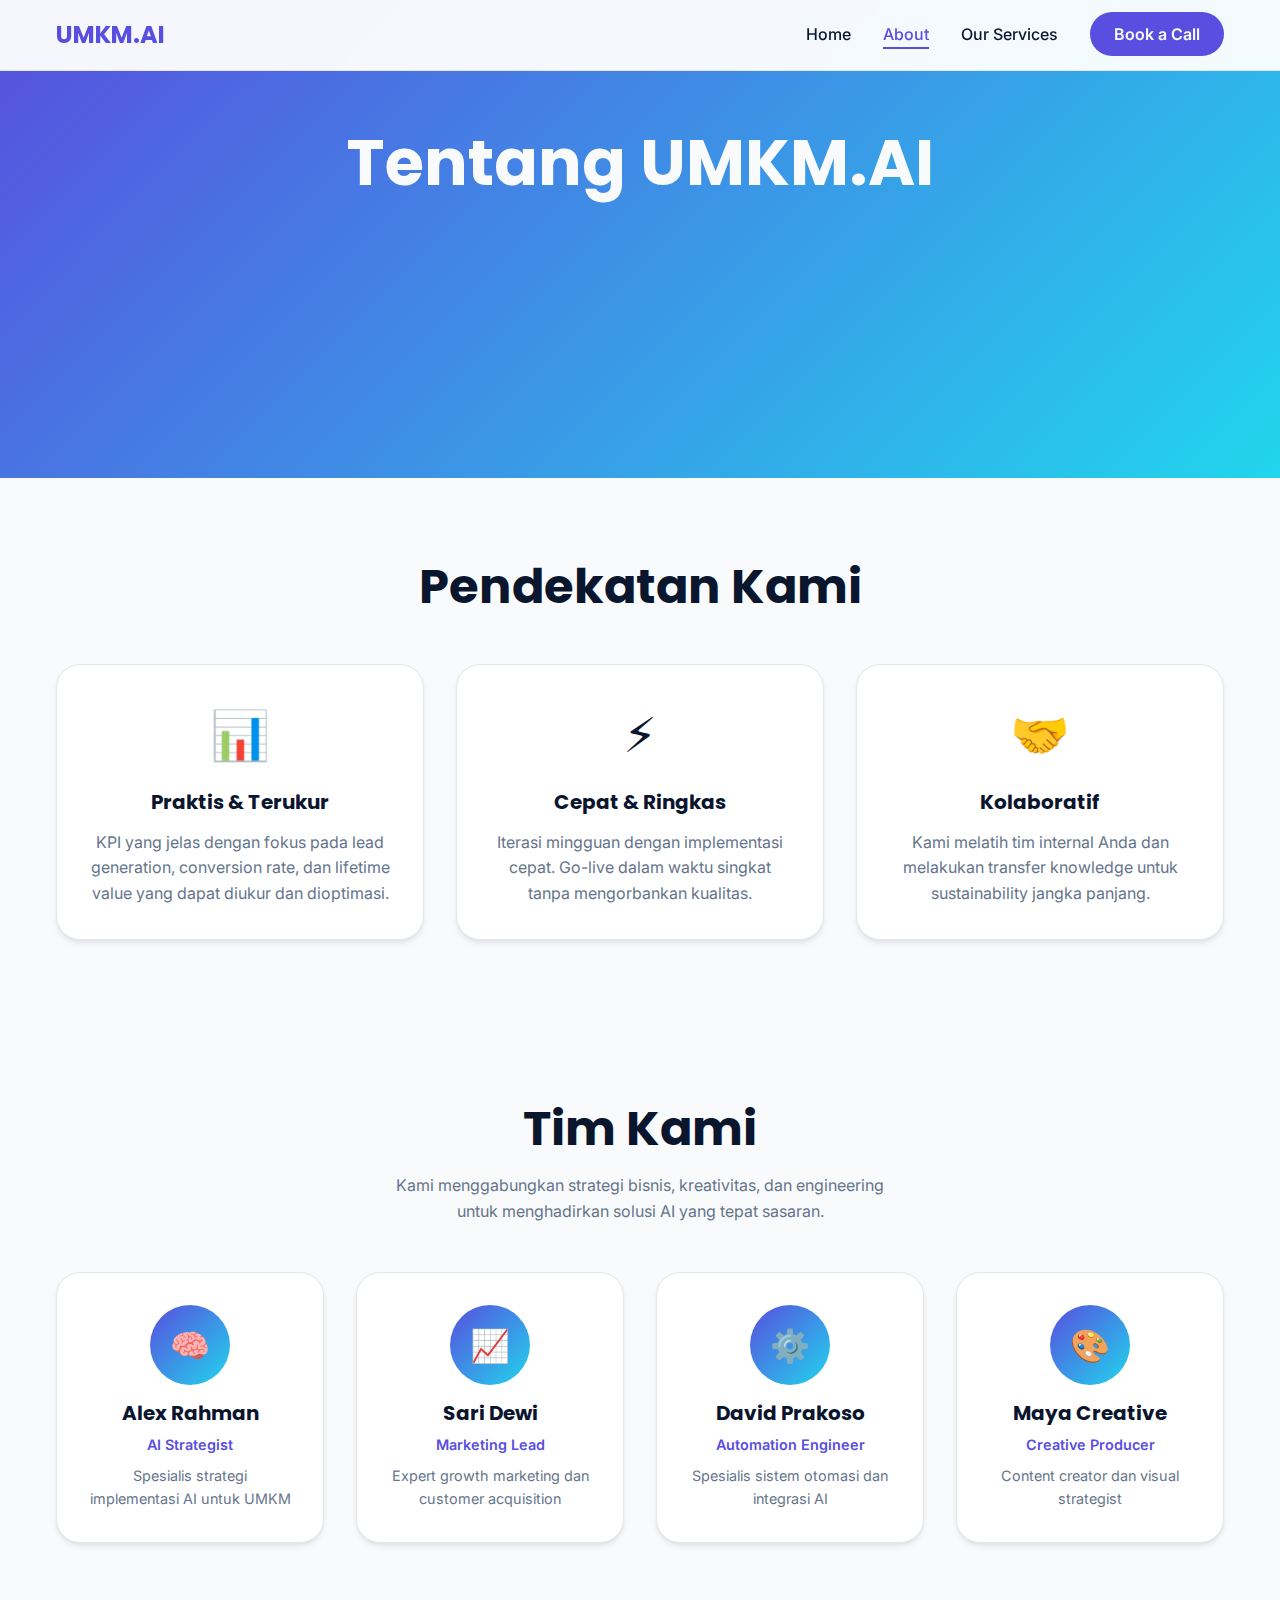
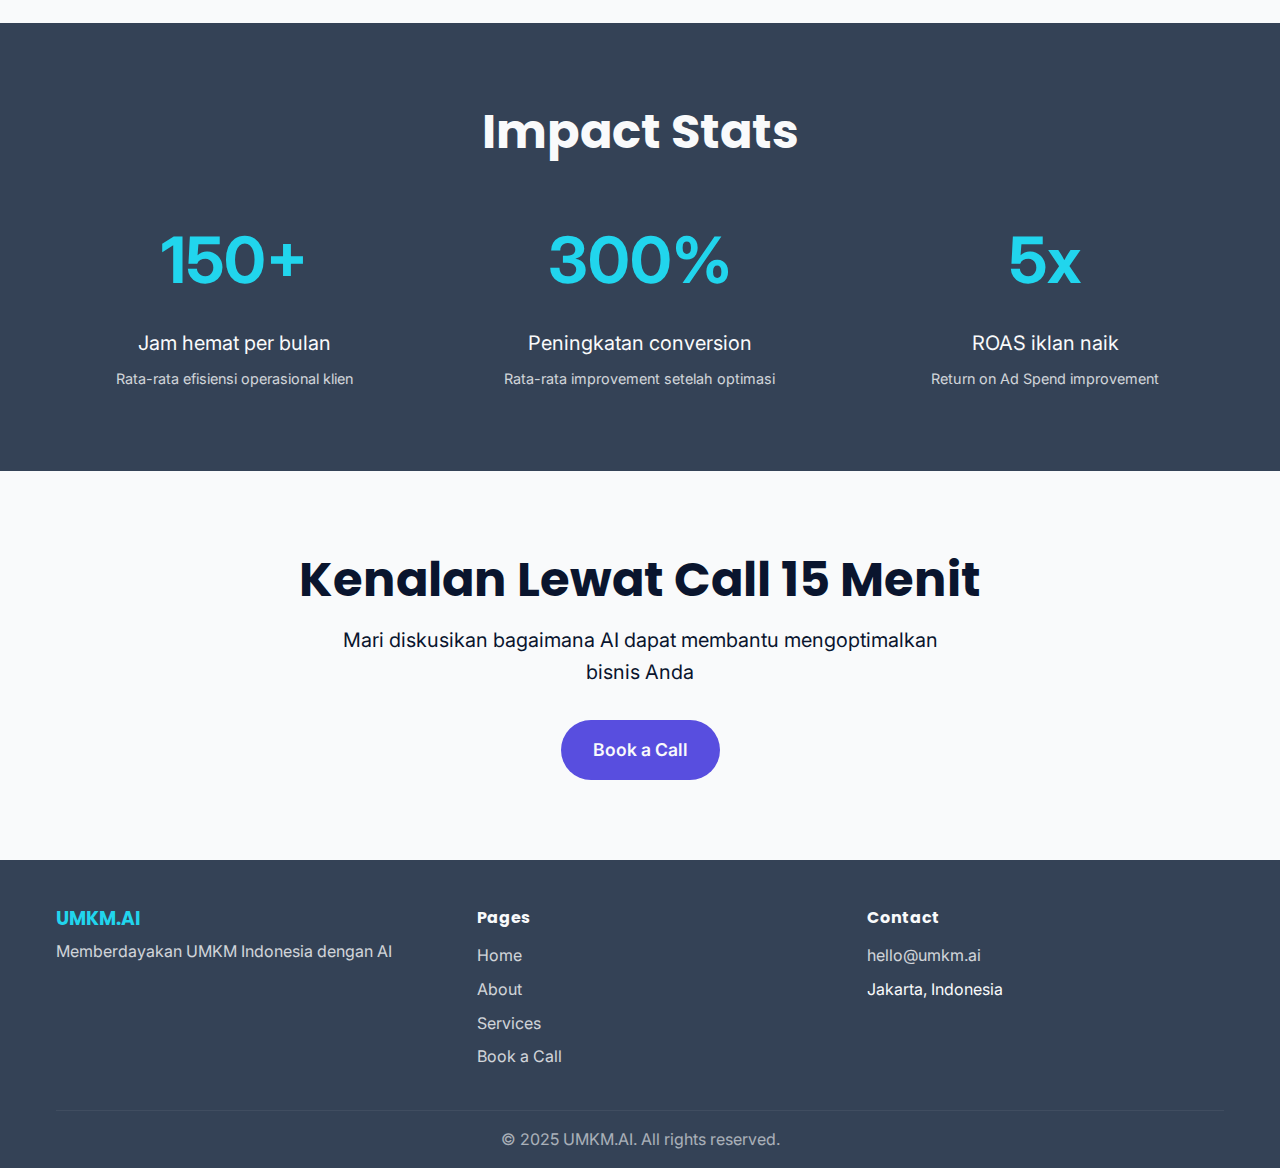
<file: about.html>
<!DOCTYPE html>
<html lang="id">
<head>
    <meta charset="UTF-8">
    <meta name="viewport" content="width=device-width, initial-scale=1.0">
    <title>Tentang UMKM.AI — AI-Powered Growth for UMKM Indonesia</title>
    <meta name="description" content="Tentang UMKM.AI: Tim ahli yang memberdayakan UMKM Indonesia dengan teknologi AI praktis, terukur, dan mudah diadopsi untuk pertumbuhan berkelanjutan.">
    
    <!-- Google Fonts -->
    <link rel="preconnect" href="https://fonts.googleapis.com">
    <link rel="preconnect" href="https://fonts.gstatic.com" crossorigin>
    <link href="https://fonts.googleapis.com/css2?family=Poppins:wght@400;600;700&family=Inter:wght@400;500;600&display=swap" rel="stylesheet">
    
    <link rel="stylesheet" href="styles.css">
</head>
<body>
    <!-- Navigation -->
    <nav class="navbar">
        <div class="container">
            <div class="nav-brand">
                <a href="index.html">UMKM.AI</a>
            </div>
            <ul class="nav-menu">
                <li><a href="index.html" class="nav-link">Home</a></li>
                <li><a href="about.html" class="nav-link active">About</a></li>
                <li><a href="services.html" class="nav-link">Our Services</a></li>
                <li><a href="book-call.html" class="btn-cta">Book a Call</a></li>
            </ul>
            <button class="nav-toggle">
                <span></span>
                <span></span>
                <span></span>
            </button>
        </div>
    </nav>

    <main>
        <!-- Hero Section -->
        <section class="hero">
            <div class="container">
                <div class="hero-content">
                    <h1 class="hero-title animate-fade-in">
                        Tentang UMKM.AI
                    </h1>
                    <p class="hero-subtitle animate-slide-up">
                        UMKM.AI hadir untuk memberdayakan UMKM Indonesia dengan teknologi AI yang praktis, 
                        terukur, dan mudah diadopsi. Fokus kami: hasil cepat, efisiensi tinggi, 
                        dan pertumbuhan yang berkelanjutan.
                    </p>
                </div>
            </div>
        </section>

        <!-- Approach Section -->
        <section class="section">
            <div class="container">
                <h2 class="section-title center">Pendekatan Kami</h2>
                
                <div class="benefits-grid">
                    <div class="benefit-card">
                        <div class="benefit-icon">📊</div>
                        <h3 class="benefit-title">Praktis & Terukur</h3>
                        <p class="benefit-text">
                            KPI yang jelas dengan fokus pada lead generation, conversion rate, 
                            dan lifetime value yang dapat diukur dan dioptimasi.
                        </p>
                    </div>

                    <div class="benefit-card">
                        <div class="benefit-icon">⚡</div>
                        <h3 class="benefit-title">Cepat & Ringkas</h3>
                        <p class="benefit-text">
                            Iterasi mingguan dengan implementasi cepat. 
                            Go-live dalam waktu singkat tanpa mengorbankan kualitas.
                        </p>
                    </div>

                    <div class="benefit-card">
                        <div class="benefit-icon">🤝</div>
                        <h3 class="benefit-title">Kolaboratif</h3>
                        <p class="benefit-text">
                            Kami melatih tim internal Anda dan melakukan transfer knowledge 
                            untuk sustainability jangka panjang.
                        </p>
                    </div>
                </div>
            </div>
        </section>

        <!-- Team Section -->
        <section class="section bg-light">
            <div class="container">
                <h2 class="section-title center">Tim Kami</h2>
                <p class="section-description">
                    Kami menggabungkan strategi bisnis, kreativitas, dan engineering 
                    untuk menghadirkan solusi AI yang tepat sasaran.
                </p>
                
                <div class="team-grid">
                    <div class="team-card">
                        <div class="team-avatar">🧠</div>
                        <h3 class="team-name">Alex Rahman</h3>
                        <p class="team-role">AI Strategist</p>
                        <p class="team-desc">
                            Spesialis strategi implementasi AI untuk UMKM
                        </p>
                    </div>

                    <div class="team-card">
                        <div class="team-avatar">📈</div>
                        <h3 class="team-name">Sari Dewi</h3>
                        <p class="team-role">Marketing Lead</p>
                        <p class="team-desc">
                            Expert growth marketing dan customer acquisition
                        </p>
                    </div>

                    <div class="team-card">
                        <div class="team-avatar">⚙️</div>
                        <h3 class="team-name">David Prakoso</h3>
                        <p class="team-role">Automation Engineer</p>
                        <p class="team-desc">
                            Spesialis sistem otomasi dan integrasi AI
                        </p>
                    </div>

                    <div class="team-card">
                        <div class="team-avatar">🎨</div>
                        <h3 class="team-name">Maya Creative</h3>
                        <p class="team-role">Creative Producer</p>
                        <p class="team-desc">
                            Content creator dan visual strategist
                        </p>
                    </div>
                </div>
            </div>
        </section>

        <!-- Impact Stats -->
        <section class="stats-section">
            <div class="container">
                <h2 class="section-title center">Impact Stats</h2>
                
                <div class="stats-grid">
                    <div class="stat-item">
                        <div class="stat-number">150+</div>
                        <p class="stat-label">Jam hemat per bulan</p>
                        <p class="stat-desc">Rata-rata efisiensi operasional klien</p>
                    </div>
                    
                    <div class="stat-item">
                        <div class="stat-number">300%</div>
                        <p class="stat-label">Peningkatan conversion</p>
                        <p class="stat-desc">Rata-rata improvement setelah optimasi</p>
                    </div>
                    
                    <div class="stat-item">
                        <div class="stat-number">5x</div>
                        <p class="stat-label">ROAS iklan naik</p>
                        <p class="stat-desc">Return on Ad Spend improvement</p>
                    </div>
                </div>
            </div>
        </section>

        <!-- CTA Section -->
        <section class="section">
            <div class="container">
                <div style="text-align: center;">
                    <h2 class="section-title">Kenalan Lewat Call 15 Menit</h2>
                    <p class="section-subtitle" style="margin-bottom: 2rem;">
                        Mari diskusikan bagaimana AI dapat membantu mengoptimalkan bisnis Anda
                    </p>
                    <a href="book-call.html" class="btn-primary">Book a Call</a>
                </div>
            </div>
        </section>
    </main>

    <!-- Footer -->
    <footer class="footer">
        <div class="container">
            <div class="footer-content">
                <div class="footer-brand">
                    <h3>UMKM.AI</h3>
                    <p>Memberdayakan UMKM Indonesia dengan AI</p>
                </div>
                <div class="footer-links">
                    <div class="footer-column">
                        <h4>Pages</h4>
                        <ul>
                            <li><a href="index.html">Home</a></li>
                            <li><a href="about.html">About</a></li>
                            <li><a href="services.html">Services</a></li>
                            <li><a href="book-call.html">Book a Call</a></li>
                        </ul>
                    </div>
                    <div class="footer-column">
                        <h4>Contact</h4>
                        <ul>
                            <li><a href="mailto:hello@umkm.ai">hello@umkm.ai</a></li>
                            <li>Jakarta, Indonesia</li>
                        </ul>
                    </div>
                </div>
            </div>
            <div class="footer-bottom">
                <p>&copy; 2025 UMKM.AI. All rights reserved.</p>
            </div>
        </div>
    </footer>

    <script src="script.js"></script>
</body>
</html>
</file>
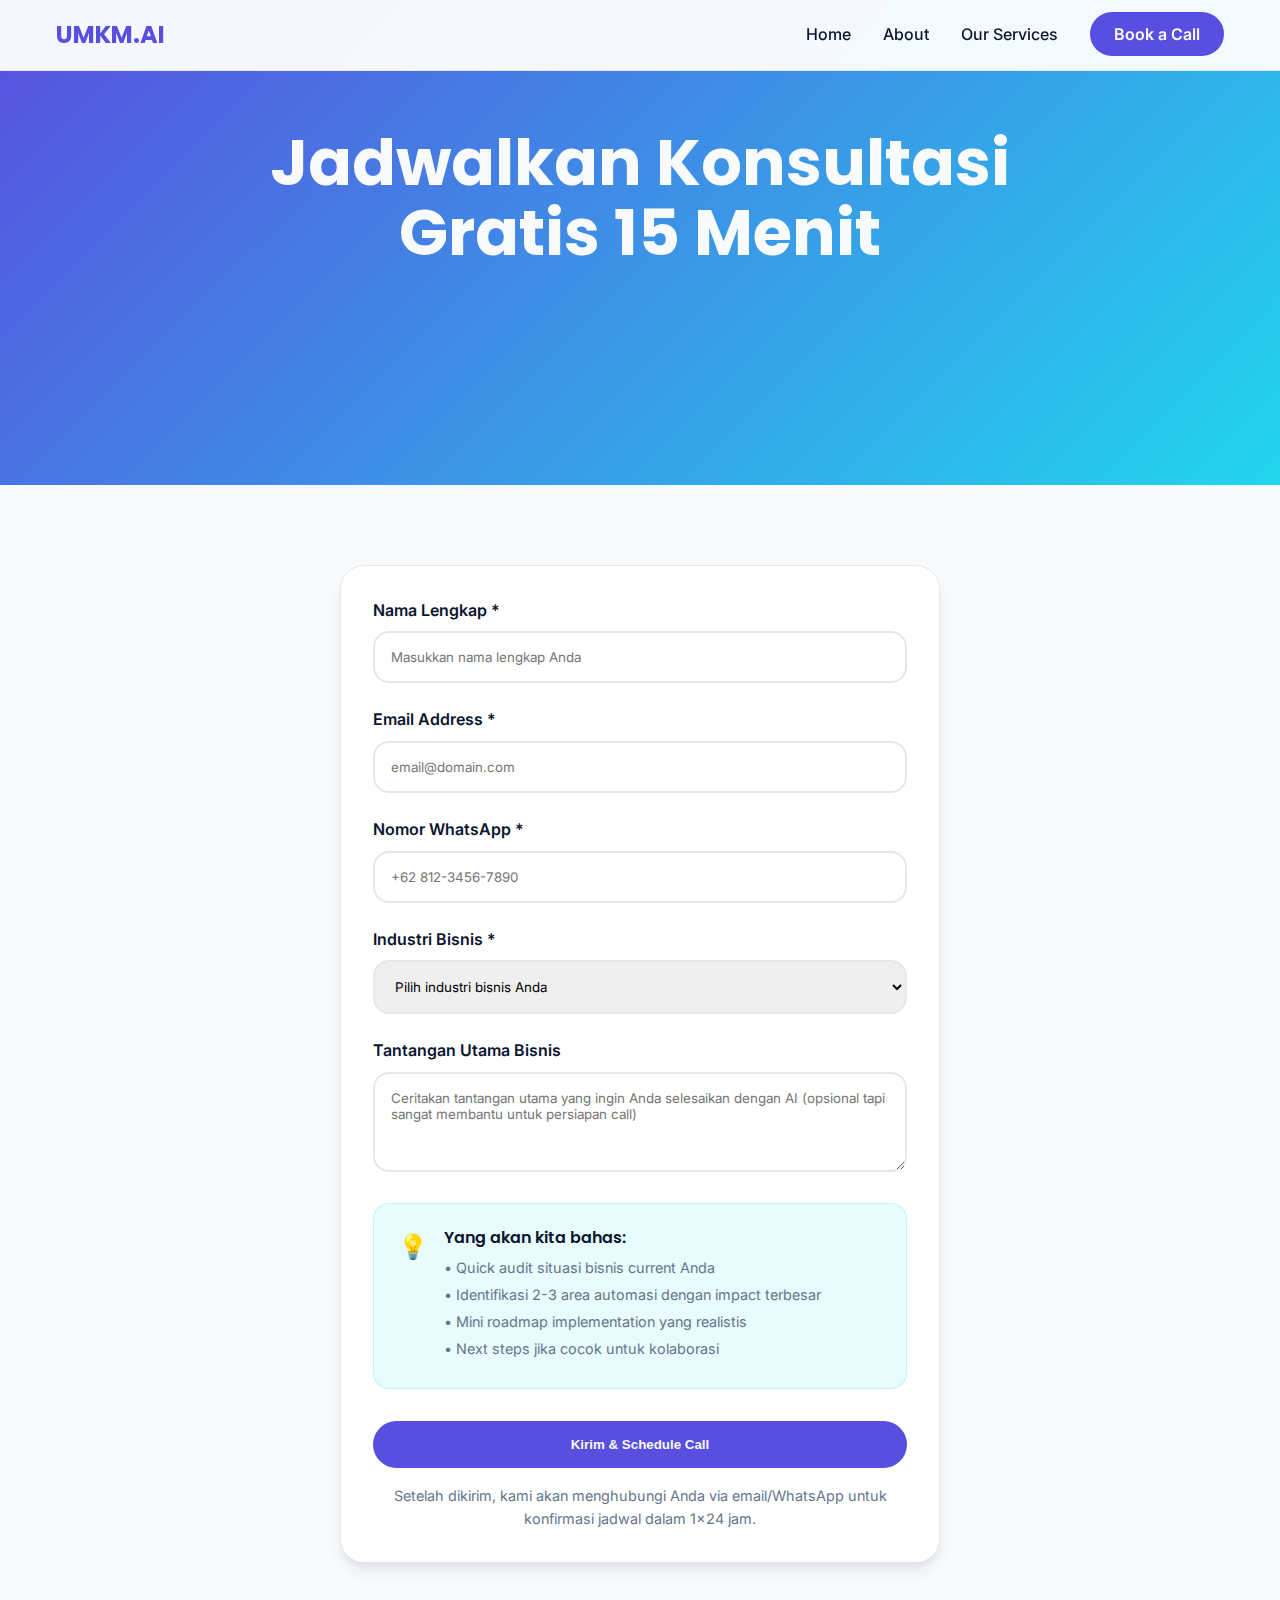
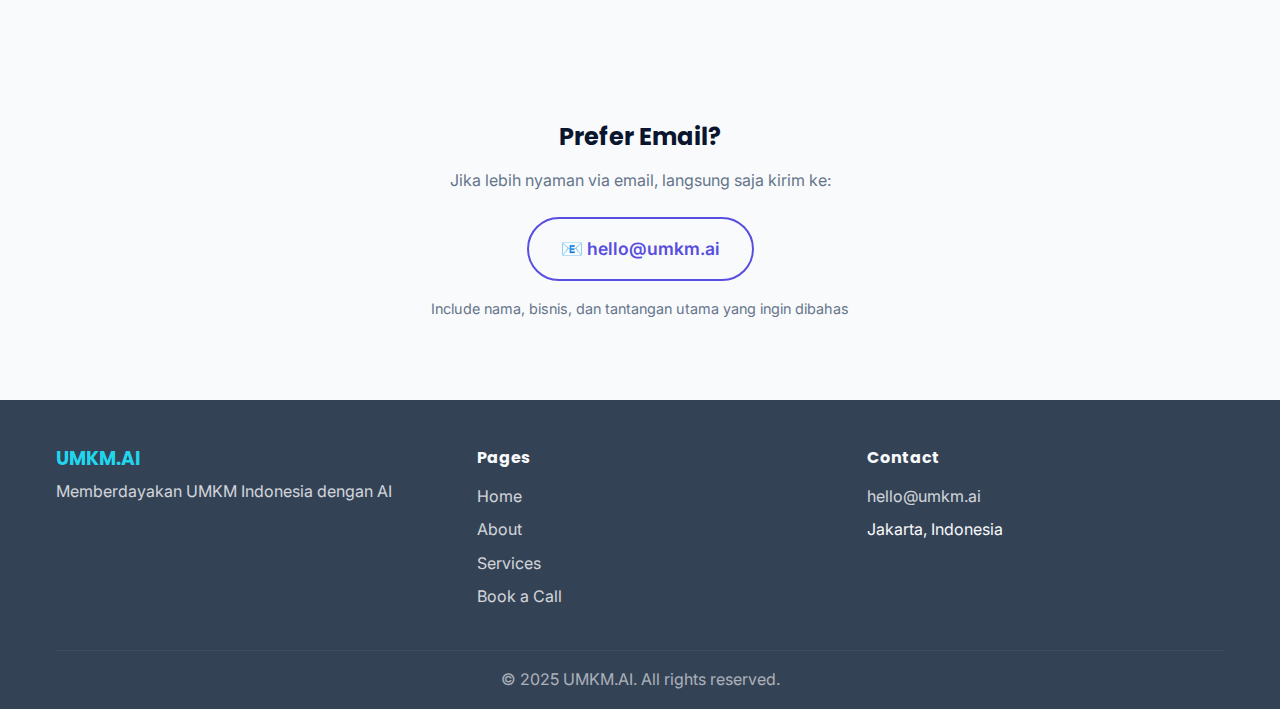
<file: book-call.html>
<!DOCTYPE html>
<html lang="id">
<head>
    <meta charset="UTF-8">
    <meta name="viewport" content="width=device-width, initial-scale=1.0">
    <title>Book a Call — UMKM.AI Free Consultation</title>
    <meta name="description" content="Jadwalkan konsultasi gratis 15 menit dengan UMKM.AI. Bahas kebutuhan bisnis, cek peluang automasi, dan dapatkan mini-roadmap khusus.">
    
    <!-- Google Fonts -->
    <link rel="preconnect" href="https://fonts.googleapis.com">
    <link rel="preconnect" href="https://fonts.gstatic.com" crossorigin>
    <link href="https://fonts.googleapis.com/css2?family=Poppins:wght@400;600;700&family=Inter:wght@400;500;600&display=swap" rel="stylesheet">
    
    <link rel="stylesheet" href="styles.css">
</head>
<body>
    <!-- Navigation -->
    <nav class="navbar">
        <div class="container">
            <div class="nav-brand">
                <a href="index.html">UMKM.AI</a>
            </div>
            <ul class="nav-menu">
                <li><a href="index.html" class="nav-link">Home</a></li>
                <li><a href="about.html" class="nav-link">About</a></li>
                <li><a href="services.html" class="nav-link">Our Services</a></li>
                <li><a href="book-call.html" class="btn-cta active">Book a Call</a></li>
            </ul>
            <button class="nav-toggle">
                <span></span>
                <span></span>
                <span></span>
            </button>
        </div>
    </nav>

    <main>
        <!-- Hero Section -->
        <section class="hero">
            <div class="container">
                <div class="hero-content">
                    <h1 class="hero-title animate-fade-in">
                        Jadwalkan Konsultasi Gratis 15 Menit
                    </h1>
                    <p class="hero-subtitle animate-slide-up">
                        Bahas kebutuhan bisnismu, cek peluang automasi cepat, dan dapatkan mini-roadmap
                    </p>
                </div>
            </div>
        </section>

        <!-- Form Section -->
        <section class="section">
            <div class="container">
                <div class="form-container">
                    <div class="form-card">
                        <form class="contact-form" id="bookCallForm">
                            <div class="form-group">
                                <label for="nama" class="form-label">Nama Lengkap *</label>
                                <input
                                    type="text"
                                    id="nama"
                                    name="nama"
                                    required
                                    class="form-input"
                                    placeholder="Masukkan nama lengkap Anda"
                                />
                            </div>

                            <div class="form-group">
                                <label for="email" class="form-label">Email Address *</label>
                                <input
                                    type="email"
                                    id="email"
                                    name="email"
                                    required
                                    class="form-input"
                                    placeholder="email@domain.com"
                                />
                            </div>

                            <div class="form-group">
                                <label for="whatsapp" class="form-label">Nomor WhatsApp *</label>
                                <input
                                    type="tel"
                                    id="whatsapp"
                                    name="whatsapp"
                                    required
                                    class="form-input"
                                    placeholder="+62 812-3456-7890"
                                />
                            </div>

                            <div class="form-group">
                                <label for="industri" class="form-label">Industri Bisnis *</label>
                                <select
                                    id="industri"
                                    name="industri"
                                    required
                                    class="form-select"
                                >
                                    <option value="">Pilih industri bisnis Anda</option>
                                    <option value="fnb">F&B / Kuliner</option>
                                    <option value="fashion">Fashion / Apparel</option>
                                    <option value="jasa">Jasa Profesional</option>
                                    <option value="retail">Retail / E-commerce</option>
                                    <option value="beauty">Beauty / Skincare</option>
                                    <option value="edukasi">Edukasi / Kursus</option>
                                    <option value="properti">Properti</option>
                                    <option value="kesehatan">Kesehatan</option>
                                    <option value="lainnya">Lainnya</option>
                                </select>
                            </div>

                            <div class="form-group">
                                <label for="tantangan" class="form-label">Tantangan Utama Bisnis</label>
                                <textarea
                                    id="tantangan"
                                    name="tantangan"
                                    rows="4"
                                    class="form-textarea"
                                    placeholder="Ceritakan tantangan utama yang ingin Anda selesaikan dengan AI (opsional tapi sangat membantu untuk persiapan call)"
                                ></textarea>
                            </div>

                            <div class="form-info">
                                <div class="info-header">
                                    <div class="info-icon">💡</div>
                                    <div>
                                        <h4 class="info-title">Yang akan kita bahas:</h4>
                                        <ul class="info-list">
                                            <li>• Quick audit situasi bisnis current Anda</li>
                                            <li>• Identifikasi 2-3 area automasi dengan impact terbesar</li>
                                            <li>• Mini roadmap implementation yang realistis</li>
                                            <li>• Next steps jika cocok untuk kolaborasi</li>
                                        </ul>
                                    </div>
                                </div>
                            </div>

                            <button type="submit" class="btn-primary-full">
                                Kirim & Schedule Call
                            </button>

                            <p class="form-note">
                                Setelah dikirim, kami akan menghubungi Anda via email/WhatsApp 
                                untuk konfirmasi jadwal dalam 1x24 jam.
                            </p>
                        </form>
                    </div>
                </div>
            </div>
        </section>

        <!-- Alternative Contact -->
        <section class="section bg-light">
            <div class="container">
                <div class="alt-contact">
                    <h3 class="alt-title">Prefer Email?</h3>
                    <p class="alt-desc">
                        Jika lebih nyaman via email, langsung saja kirim ke:
                    </p>
                    <a href="mailto:hello@umkm.ai" class="btn-outline">
                        📧 hello@umkm.ai
                    </a>
                    <p class="alt-note">
                        Include nama, bisnis, dan tantangan utama yang ingin dibahas
                    </p>
                </div>
            </div>
        </section>
    </main>

    <!-- Footer -->
    <footer class="footer">
        <div class="container">
            <div class="footer-content">
                <div class="footer-brand">
                    <h3>UMKM.AI</h3>
                    <p>Memberdayakan UMKM Indonesia dengan AI</p>
                </div>
                <div class="footer-links">
                    <div class="footer-column">
                        <h4>Pages</h4>
                        <ul>
                            <li><a href="index.html">Home</a></li>
                            <li><a href="about.html">About</a></li>
                            <li><a href="services.html">Services</a></li>
                            <li><a href="book-call.html">Book a Call</a></li>
                        </ul>
                    </div>
                    <div class="footer-column">
                        <h4>Contact</h4>
                        <ul>
                            <li><a href="mailto:hello@umkm.ai">hello@umkm.ai</a></li>
                            <li>Jakarta, Indonesia</li>
                        </ul>
                    </div>
                </div>
            </div>
            <div class="footer-bottom">
                <p>&copy; 2025 UMKM.AI. All rights reserved.</p>
            </div>
        </div>
    </footer>

    <script src="script.js"></script>
</body>
</html>
</file>
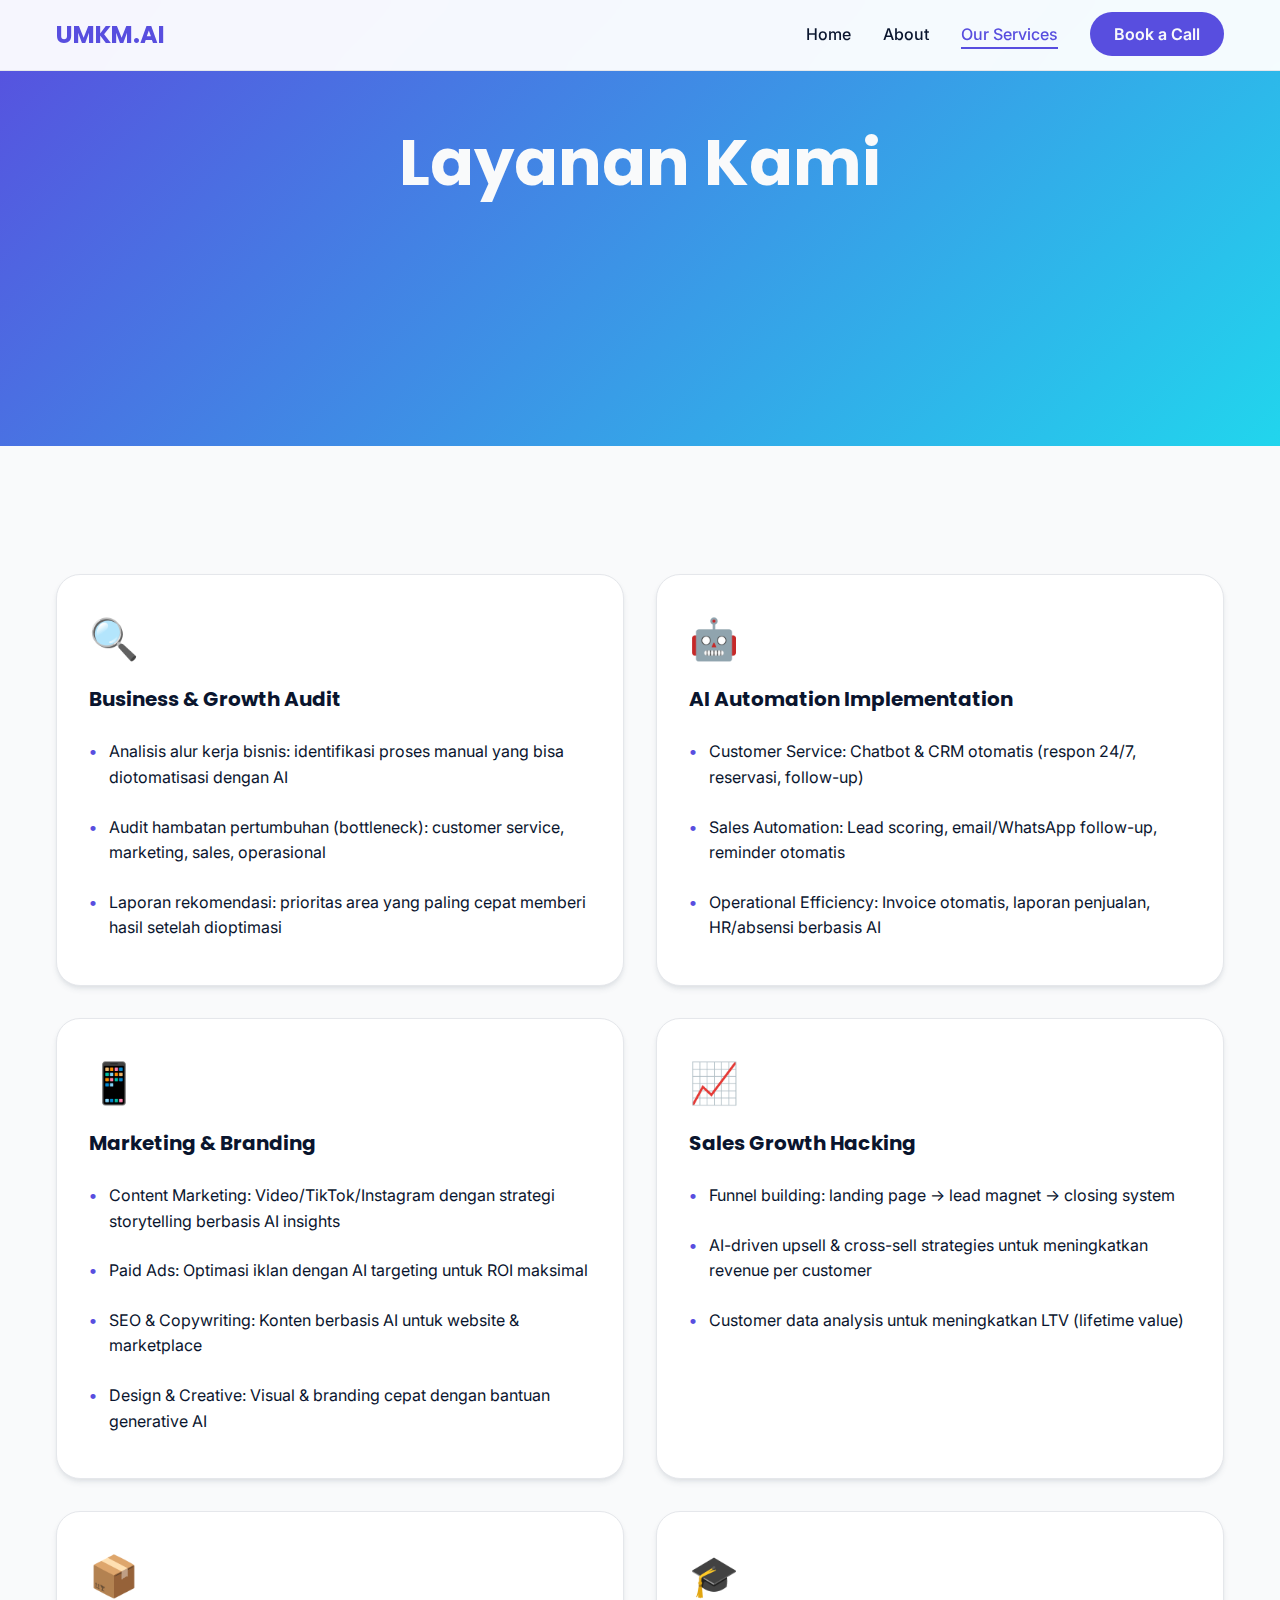
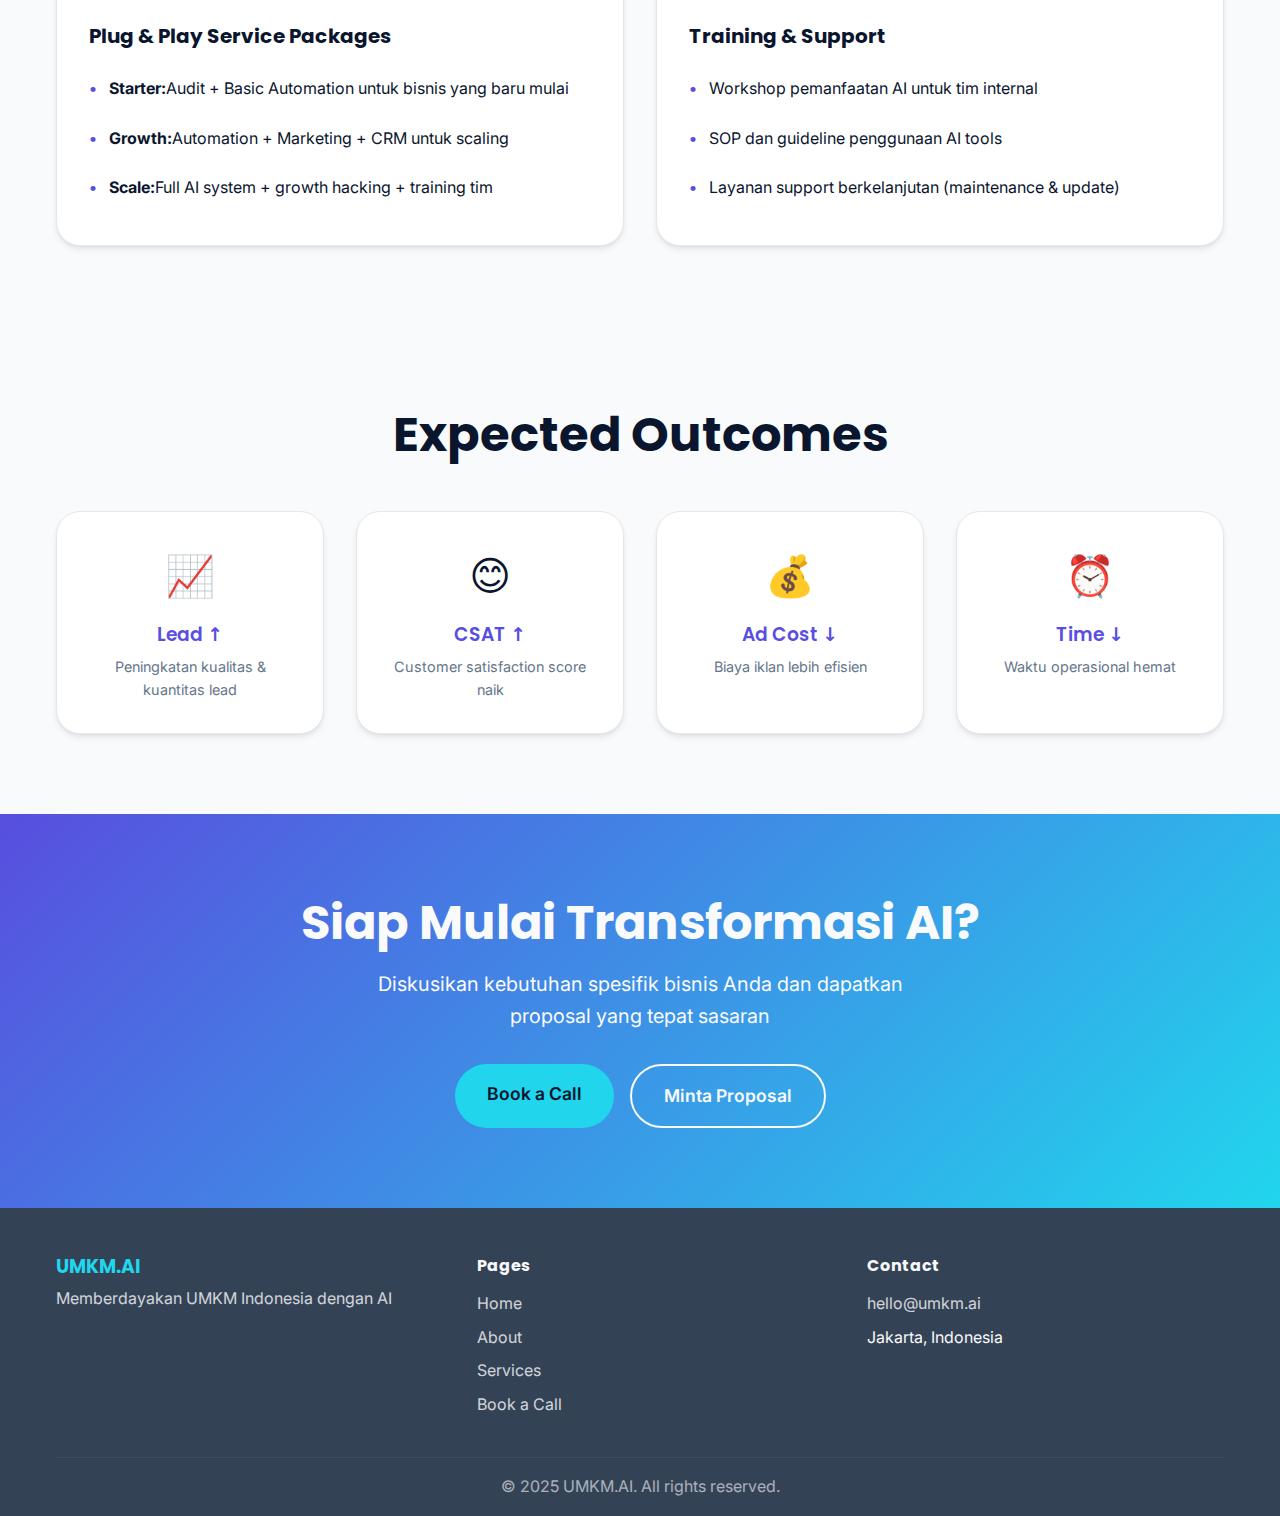
<file: services.html>
<!DOCTYPE html>
<html lang="id">
<head>
    <meta charset="UTF-8">
    <meta name="viewport" content="width=device-width, initial-scale=1.0">
    <title>Layanan UMKM.AI — AI Automation & Marketing Services</title>
    <meta name="description" content="Layanan lengkap UMKM.AI: Business audit, AI automation, marketing & branding, sales growth hacking, training & support untuk UMKM Indonesia.">
    
    <!-- Google Fonts -->
    <link rel="preconnect" href="https://fonts.googleapis.com">
    <link rel="preconnect" href="https://fonts.gstatic.com" crossorigin>
    <link href="https://fonts.googleapis.com/css2?family=Poppins:wght@400;600;700&family=Inter:wght@400;500;600&display=swap" rel="stylesheet">
    
    <link rel="stylesheet" href="styles.css">
</head>
<body>
    <!-- Navigation -->
    <nav class="navbar">
        <div class="container">
            <div class="nav-brand">
                <a href="index.html">UMKM.AI</a>
            </div>
            <ul class="nav-menu">
                <li><a href="index.html" class="nav-link">Home</a></li>
                <li><a href="about.html" class="nav-link">About</a></li>
                <li><a href="services.html" class="nav-link active">Our Services</a></li>
                <li><a href="book-call.html" class="btn-cta">Book a Call</a></li>
            </ul>
            <button class="nav-toggle">
                <span></span>
                <span></span>
                <span></span>
            </button>
        </div>
    </nav>

    <main>
        <!-- Hero Section -->
        <section class="hero">
            <div class="container">
                <div class="hero-content">
                    <h1 class="hero-title animate-fade-in">
                        Layanan Kami
                    </h1>
                    <p class="hero-subtitle animate-slide-up">
                        Kami audit, otomasi, dan optimasi pemasaran agar tim Anda fokus 
                        pada hal yang paling berdampak untuk pertumbuhan bisnis.
                    </p>
                </div>
            </div>
        </section>

        <!-- Services Grid -->
        <section class="section">
            <div class="container">
                <div class="services-grid">
                    
                    <!-- Service 1 -->
                    <div class="service-card">
                        <div class="service-icon">🔍</div>
                        <h3 class="service-title">Business & Growth Audit</h3>
                        <ul class="service-features">
                            <li>
                                <span class="bullet">•</span>
                                Analisis alur kerja bisnis: identifikasi proses manual yang bisa diotomatisasi dengan AI
                            </li>
                            <li>
                                <span class="bullet">•</span>
                                Audit hambatan pertumbuhan (bottleneck): customer service, marketing, sales, operasional
                            </li>
                            <li>
                                <span class="bullet">•</span>
                                Laporan rekomendasi: prioritas area yang paling cepat memberi hasil setelah dioptimasi
                            </li>
                        </ul>
                    </div>

                    <!-- Service 2 -->
                    <div class="service-card">
                        <div class="service-icon">🤖</div>
                        <h3 class="service-title">AI Automation Implementation</h3>
                        <ul class="service-features">
                            <li>
                                <span class="bullet">•</span>
                                Customer Service: Chatbot & CRM otomatis (respon 24/7, reservasi, follow-up)
                            </li>
                            <li>
                                <span class="bullet">•</span>
                                Sales Automation: Lead scoring, email/WhatsApp follow-up, reminder otomatis
                            </li>
                            <li>
                                <span class="bullet">•</span>
                                Operational Efficiency: Invoice otomatis, laporan penjualan, HR/absensi berbasis AI
                            </li>
                        </ul>
                    </div>

                    <!-- Service 3 -->
                    <div class="service-card">
                        <div class="service-icon">📱</div>
                        <h3 class="service-title">Marketing & Branding</h3>
                        <ul class="service-features">
                            <li>
                                <span class="bullet">•</span>
                                Content Marketing: Video/TikTok/Instagram dengan strategi storytelling berbasis AI insights
                            </li>
                            <li>
                                <span class="bullet">•</span>
                                Paid Ads: Optimasi iklan dengan AI targeting untuk ROI maksimal
                            </li>
                            <li>
                                <span class="bullet">•</span>
                                SEO & Copywriting: Konten berbasis AI untuk website & marketplace
                            </li>
                            <li>
                                <span class="bullet">•</span>
                                Design & Creative: Visual & branding cepat dengan bantuan generative AI
                            </li>
                        </ul>
                    </div>

                    <!-- Service 4 -->
                    <div class="service-card">
                        <div class="service-icon">📈</div>
                        <h3 class="service-title">Sales Growth Hacking</h3>
                        <ul class="service-features">
                            <li>
                                <span class="bullet">•</span>
                                Funnel building: landing page → lead magnet → closing system
                            </li>
                            <li>
                                <span class="bullet">•</span>
                                AI-driven upsell & cross-sell strategies untuk meningkatkan revenue per customer
                            </li>
                            <li>
                                <span class="bullet">•</span>
                                Customer data analysis untuk meningkatkan LTV (lifetime value)
                            </li>
                        </ul>
                    </div>

                    <!-- Service 5 -->
                    <div class="service-card">
                        <div class="service-icon">📦</div>
                        <h3 class="service-title">Plug & Play Service Packages</h3>
                        <ul class="service-features">
                            <li>
                                <span class="bullet">•</span>
                                <strong>Starter:</strong> Audit + Basic Automation untuk bisnis yang baru mulai
                            </li>
                            <li>
                                <span class="bullet">•</span>
                                <strong>Growth:</strong> Automation + Marketing + CRM untuk scaling
                            </li>
                            <li>
                                <span class="bullet">•</span>
                                <strong>Scale:</strong> Full AI system + growth hacking + training tim
                            </li>
                        </ul>
                    </div>

                    <!-- Service 6 -->
                    <div class="service-card">
                        <div class="service-icon">🎓</div>
                        <h3 class="service-title">Training & Support</h3>
                        <ul class="service-features">
                            <li>
                                <span class="bullet">•</span>
                                Workshop pemanfaatan AI untuk tim internal
                            </li>
                            <li>
                                <span class="bullet">•</span>
                                SOP dan guideline penggunaan AI tools
                            </li>
                            <li>
                                <span class="bullet">•</span>
                                Layanan support berkelanjutan (maintenance & update)
                            </li>
                        </ul>
                    </div>
                </div>
            </div>
        </section>

        <!-- Outcome Metrics -->
        <section class="section bg-light">
            <div class="container">
                <h2 class="section-title center">Expected Outcomes</h2>
                
                <div class="outcomes-grid">
                    <div class="outcome-card">
                        <div class="outcome-icon">📈</div>
                        <h3 class="outcome-title">Lead ↑</h3>
                        <p class="outcome-desc">Peningkatan kualitas & kuantitas lead</p>
                    </div>
                    
                    <div class="outcome-card">
                        <div class="outcome-icon">😊</div>
                        <h3 class="outcome-title">CSAT ↑</h3>
                        <p class="outcome-desc">Customer satisfaction score naik</p>
                    </div>
                    
                    <div class="outcome-card">
                        <div class="outcome-icon">💰</div>
                        <h3 class="outcome-title">Ad Cost ↓</h3>
                        <p class="outcome-desc">Biaya iklan lebih efisien</p>
                    </div>
                    
                    <div class="outcome-card">
                        <div class="outcome-icon">⏰</div>
                        <h3 class="outcome-title">Time ↓</h3>
                        <p class="outcome-desc">Waktu operasional hemat</p>
                    </div>
                </div>
            </div>
        </section>

        <!-- CTA Section -->
        <section class="cta-section">
            <div class="container">
                <h2 class="cta-title">Siap Mulai Transformasi AI?</h2>
                <p class="cta-subtitle">
                    Diskusikan kebutuhan spesifik bisnis Anda dan dapatkan proposal yang tepat sasaran
                </p>
                <div class="cta-buttons">
                    <a href="book-call.html" class="btn-secondary">Book a Call</a>
                    <a href="mailto:hello@umkm.ai" class="btn-outline-hero">Minta Proposal</a>
                </div>
            </div>
        </section>
    </main>

    <!-- Footer -->
    <footer class="footer">
        <div class="container">
            <div class="footer-content">
                <div class="footer-brand">
                    <h3>UMKM.AI</h3>
                    <p>Memberdayakan UMKM Indonesia dengan AI</p>
                </div>
                <div class="footer-links">
                    <div class="footer-column">
                        <h4>Pages</h4>
                        <ul>
                            <li><a href="index.html">Home</a></li>
                            <li><a href="about.html">About</a></li>
                            <li><a href="services.html">Services</a></li>
                            <li><a href="book-call.html">Book a Call</a></li>
                        </ul>
                    </div>
                    <div class="footer-column">
                        <h4>Contact</h4>
                        <ul>
                            <li><a href="mailto:hello@umkm.ai">hello@umkm.ai</a></li>
                            <li>Jakarta, Indonesia</li>
                        </ul>
                    </div>
                </div>
            </div>
            <div class="footer-bottom">
                <p>&copy; 2025 UMKM.AI. All rights reserved.</p>
            </div>
        </div>
    </footer>

    <script src="script.js"></script>
</body>
</html>
</file>
<file: styles.css>
/* UMKM.AI Design System - Modern, playful, conversion-focused */

/* CSS Custom Properties (Variables) */
:root {
  /* Brand Colors */
  --primary: hsl(244, 69%, 59%);        /* Indigo #4F46E5 */
  --primary-foreground: hsl(210, 20%, 98%);
  --primary-light: hsl(244, 69%, 70%);
  --primary-dark: hsl(244, 69%, 48%);

  --accent: hsl(187, 85%, 53%);         /* Cyan #22D3EE */
  --accent-foreground: hsl(222, 64%, 11%);
  --accent-light: hsl(187, 85%, 65%);

  --secondary: hsl(20, 94%, 52%);       /* Orange #F97316 */
  --secondary-foreground: hsl(210, 20%, 98%);
  --secondary-light: hsl(20, 94%, 65%);

  /* Neutrals */
  --background: hsl(210, 20%, 98%);     /* Off-white #F8FAFC */
  --foreground: hsl(222, 64%, 11%);     /* Ink #0F172A */
  --slate: hsl(215, 25%, 27%);          /* Slate #334155 */
  --slate-light: hsl(215, 16%, 47%);
  
  --card: hsl(0, 0%, 100%);
  --card-foreground: hsl(222, 64%, 11%);
  
  --muted: hsl(215, 25%, 27%);
  --muted-foreground: hsl(215, 16%, 47%);
  
  --border: hsl(220, 13%, 91%);
  --input: hsl(220, 13%, 91%);
  
  /* Design System */
  --radius: 1rem;                /* 16px - rounded cards */
  --radius-lg: 1.5rem;           /* 24px - large cards */
  --radius-pill: 9999px;         /* Pill buttons */
  
  /* Gradients */
  --gradient-primary: linear-gradient(135deg, var(--primary), var(--accent));
  --gradient-hero: linear-gradient(135deg, var(--primary) 0%, var(--accent) 100%);
  --gradient-card: linear-gradient(145deg, hsla(0, 0%, 100%, 0.8), var(--background));
  
  /* Shadows */
  --shadow-sm: 0 1px 2px 0 hsla(215, 25%, 27%, 0.05);
  --shadow-md: 0 4px 6px -1px hsla(215, 25%, 27%, 0.1), 0 2px 4px -1px hsla(215, 25%, 27%, 0.06);
  --shadow-lg: 0 10px 15px -3px hsla(215, 25%, 27%, 0.1), 0 4px 6px -2px hsla(215, 25%, 27%, 0.05);
  --shadow-xl: 0 20px 25px -5px hsla(215, 25%, 27%, 0.1), 0 10px 10px -5px hsla(215, 25%, 27%, 0.04);
  --shadow-card: 0 4px 20px -4px hsla(244, 69%, 59%, 0.1);
  
  /* Typography */
  --font-heading: 'Poppins', system-ui, sans-serif;
  --font-body: 'Inter', system-ui, sans-serif;
  
  /* Animations */
  --transition-smooth: all 0.3s cubic-bezier(0.4, 0, 0.2, 1);
  --transition-spring: all 0.4s cubic-bezier(0.175, 0.885, 0.32, 1.275);
}

/* Reset & Base Styles */
* {
  margin: 0;
  padding: 0;
  box-sizing: border-box;
}

body {
  font-family: var(--font-body);
  background-color: var(--background);
  color: var(--foreground);
  line-height: 1.6;
}

h1, h2, h3, h4, h5, h6 {
  font-family: var(--font-heading);
  font-weight: 700;
  line-height: 1.2;
}

/* Container */
.container {
  max-width: 1200px;
  margin: 0 auto;
  padding: 0 1rem;
}

/* Navigation */
.navbar {
  position: fixed;
  top: 0;
  left: 0;
  right: 0;
  background: rgba(255, 255, 255, 0.95);
  backdrop-filter: blur(10px);
  border-bottom: 1px solid var(--border);
  z-index: 1000;
  transition: var(--transition-smooth);
}

.navbar .container {
  display: flex;
  justify-content: space-between;
  align-items: center;
  padding: 1rem;
}

.nav-brand a {
  font-family: var(--font-heading);
  font-size: 1.5rem;
  font-weight: 700;
  color: var(--primary);
  text-decoration: none;
}

.nav-menu {
  display: flex;
  list-style: none;
  align-items: center;
  gap: 2rem;
}

.nav-link {
  color: var(--foreground);
  text-decoration: none;
  font-weight: 500;
  transition: var(--transition-smooth);
  position: relative;
}

.nav-link:hover,
.nav-link.active {
  color: var(--primary);
}

.nav-link::after {
  content: '';
  position: absolute;
  width: 0;
  height: 2px;
  bottom: -5px;
  left: 0;
  background-color: var(--primary);
  transition: width 0.3s ease;
}

.nav-link.active::after,
.nav-link:hover::after {
  width: 100%;
}

.btn-cta {
  background: var(--primary);
  color: var(--primary-foreground);
  padding: 0.75rem 1.5rem;
  border-radius: var(--radius-pill);
  text-decoration: none;
  font-weight: 600;
  transition: var(--transition-smooth);
}

.btn-cta:hover {
  background: var(--primary-dark);
  transform: translateY(-2px);
  box-shadow: var(--shadow-md);
}

.nav-toggle {
  display: none;
  flex-direction: column;
  background: none;
  border: none;
  cursor: pointer;
}

.nav-toggle span {
  width: 25px;
  height: 3px;
  background: var(--foreground);
  margin: 3px 0;
  transition: 0.3s;
}

/* Button Styles */
.btn-primary {
  background: var(--primary);
  color: var(--primary-foreground);
  padding: 1rem 2rem;
  border-radius: var(--radius-pill);
  font-weight: 600;
  font-size: 1.1rem;
  text-decoration: none;
  display: inline-block;
  transition: var(--transition-smooth);
  border: none;
  cursor: pointer;
}

.btn-primary:hover {
  background: var(--primary-dark);
  transform: translateY(-2px);
  box-shadow: var(--shadow-lg);
}

.btn-secondary {
  background: var(--accent);
  color: var(--accent-foreground);
  padding: 1rem 2rem;
  border-radius: var(--radius-pill);
  font-weight: 600;
  font-size: 1.1rem;
  text-decoration: none;
  display: inline-block;
  transition: var(--transition-smooth);
}

.btn-secondary:hover {
  background: var(--accent-light);
  transform: translateY(-2px);
  box-shadow: var(--shadow-lg);
}

.btn-outline {
  border: 2px solid var(--primary);
  color: var(--primary);
  background: transparent;
  padding: 1rem 2rem;
  border-radius: var(--radius-pill);
  font-weight: 600;
  font-size: 1.1rem;
  text-decoration: none;
  display: inline-block;
  transition: var(--transition-smooth);
}

.btn-outline:hover {
  background: var(--primary);
  color: var(--primary-foreground);
  transform: translateY(-2px);
}

.btn-outline-hero {
  border: 2px solid var(--primary-foreground);
  color: var(--primary-foreground);
  background: transparent;
  padding: 1rem 2rem;
  border-radius: var(--radius-pill);
  font-weight: 600;
  font-size: 1.1rem;
  text-decoration: none;
  display: inline-block;
  transition: var(--transition-smooth);
}

.btn-outline-hero:hover {
  background: var(--primary-foreground);
  color: var(--primary);
  transform: translateY(-2px);
}

.btn-outline-full {
  border: 2px solid var(--primary);
  color: var(--primary);
  background: transparent;
  padding: 1rem 2rem;
  border-radius: var(--radius-pill);
  font-weight: 600;
  text-decoration: none;
  display: block;
  text-align: center;
  transition: var(--transition-smooth);
  width: 100%;
}

.btn-outline-full:hover {
  background: var(--primary);
  color: var(--primary-foreground);
  transform: translateY(-2px);
}

.btn-primary-full {
  background: var(--primary);
  color: var(--primary-foreground);
  padding: 1rem 2rem;
  border-radius: var(--radius-pill);
  font-weight: 600;
  text-decoration: none;
  display: block;
  text-align: center;
  transition: var(--transition-smooth);
  border: none;
  width: 100%;
}

.btn-primary-full:hover {
  background: var(--primary-dark);
  transform: translateY(-2px);
  box-shadow: var(--shadow-lg);
}

.btn-cta-large {
  background: var(--accent);
  color: var(--accent-foreground);
  padding: 1.5rem 3rem;
  border-radius: var(--radius-pill);
  font-weight: 600;
  font-size: 1.25rem;
  text-decoration: none;
  display: inline-block;
  transition: var(--transition-smooth);
}

.btn-cta-large:hover {
  background: var(--accent-light);
  transform: translateY(-2px);
  box-shadow: var(--shadow-xl);
}

/* Hero Section */
.hero {
  background: var(--gradient-hero);
  color: var(--primary-foreground);
  padding: 8rem 0 6rem;
  text-align: center;
  overflow: hidden;
  position: relative;
}

.hero-content {
  max-width: 800px;
  margin: 0 auto;
}

.hero-title {
  font-size: clamp(2.5rem, 5vw, 4.5rem);
  font-weight: 700;
  margin-bottom: 1.5rem;
  line-height: 1.1;
}

.hero-subtitle {
  font-size: 1.25rem;
  margin-bottom: 2rem;
  opacity: 0.9;
  max-width: 600px;
  margin-left: auto;
  margin-right: auto;
}

.hero-buttons {
  display: flex;
  flex-wrap: wrap;
  gap: 1rem;
  justify-content: center;
  margin-bottom: 3rem;
}

.trust-badges {
  margin-top: 3rem;
}

.trust-text {
  font-size: 0.9rem;
  opacity: 0.8;
  margin-bottom: 1rem;
}

.trust-items {
  display: flex;
  flex-wrap: wrap;
  justify-content: center;
  gap: 1rem;
}

.trust-badge {
  background: rgba(255, 255, 255, 0.1);
  padding: 0.5rem 1rem;
  border-radius: var(--radius-pill);
  font-size: 0.9rem;
  backdrop-filter: blur(10px);
}

/* Sections */
.section {
  padding: 5rem 0;
}

.section-title {
  font-size: clamp(2rem, 4vw, 3rem);
  margin-bottom: 1rem;
}

.section-title.center {
  text-align: center;
}

.section-subtitle {
  font-size: 1.25rem;
  text-align: center;
  max-width: 600px;
  margin: 0 auto;
}

.section-description {
  text-align: center;
  color: var(--muted-foreground);
  margin-bottom: 3rem;
  max-width: 500px;
  margin-left: auto;
  margin-right: auto;
}

.bg-light {
  background-color: var(--background);
}

/* Benefits Grid */
.benefits-grid {
  display: grid;
  grid-template-columns: repeat(auto-fit, minmax(250px, 1fr));
  gap: 2rem;
  margin-top: 3rem;
}

.benefit-card {
  background: var(--card);
  padding: 2rem;
  border-radius: var(--radius-lg);
  text-align: center;
  box-shadow: var(--shadow-md);
  transition: var(--transition-smooth);
  border: 1px solid var(--border);
}

.benefit-card:hover {
  transform: translateY(-5px);
  box-shadow: var(--shadow-xl);
}

.benefit-icon {
  font-size: 3rem;
  margin-bottom: 1rem;
}

.benefit-title {
  font-size: 1.25rem;
  margin-bottom: 1rem;
  color: var(--foreground);
}

.benefit-text {
  color: var(--muted-foreground);
}

/* Problem Solution Section */
.problem-solution {
  background: var(--slate);
  color: var(--primary-foreground);
  padding: 5rem 0;
  text-align: center;
}

.highlight {
  color: var(--accent);
  font-weight: 600;
}

/* Packages Grid */
.packages-grid {
  display: grid;
  grid-template-columns: repeat(auto-fit, minmax(300px, 1fr));
  gap: 2rem;
  margin-top: 3rem;
}

.package-card {
  background: var(--card);
  padding: 2rem;
  border-radius: var(--radius-lg);
  box-shadow: var(--shadow-lg);
  transition: var(--transition-smooth);
  border: 2px solid var(--border);
  position: relative;
}

.package-card:hover {
  transform: translateY(-8px);
  box-shadow: var(--shadow-xl);
  border-color: var(--primary);
}

.package-card.featured {
  border-color: var(--primary);
  background: var(--gradient-card);
}

.package-header {
  display: flex;
  justify-content: space-between;
  align-items: flex-start;
  margin-bottom: 1rem;
}

.package-icon {
  font-size: 2.5rem;
  margin-bottom: 1rem;
}

.popular-badge {
  background: var(--primary);
  color: var(--primary-foreground);
  padding: 0.25rem 0.75rem;
  border-radius: var(--radius-pill);
  font-size: 0.8rem;
  font-weight: 600;
}

.package-title {
  font-size: 1.5rem;
  margin-bottom: 1rem;
  color: var(--foreground);
}

.package-description {
  color: var(--muted-foreground);
  margin-bottom: 2rem;
}

.package-features {
  list-style: none;
  margin-bottom: 2rem;
}

.package-features li {
  padding: 0.5rem 0;
  font-size: 0.9rem;
  display: flex;
  align-items: flex-start;
}

.checkmark {
  color: var(--primary);
  margin-right: 0.5rem;
  font-weight: 600;
}

/* Steps Grid */
.steps-grid {
  display: grid;
  grid-template-columns: repeat(auto-fit, minmax(250px, 1fr));
  gap: 2rem;
  margin-top: 3rem;
}

.step-item {
  text-align: center;
}

.step-number {
  width: 4rem;
  height: 4rem;
  border-radius: 50%;
  display: flex;
  align-items: center;
  justify-content: center;
  font-size: 1.5rem;
  font-weight: 700;
  margin: 0 auto 1rem;
}

.step-number.primary {
  background: var(--primary);
  color: var(--primary-foreground);
}

.step-number.accent {
  background: var(--accent);
  color: var(--accent-foreground);
}

.step-number.secondary {
  background: var(--secondary);
  color: var(--secondary-foreground);
}

.step-title {
  font-size: 1.25rem;
  margin-bottom: 1rem;
  color: var(--foreground);
}

.step-text {
  color: var(--muted-foreground);
}

.timeline-badge {
  margin-top: 3rem;
  text-align: center;
}

.timeline-text {
  background: var(--gradient-primary);
  color: var(--primary-foreground);
  padding: 1rem 2rem;
  border-radius: var(--radius-pill);
  display: inline-block;
}

/* Testimonials */
.testimonials-grid {
  display: grid;
  grid-template-columns: repeat(auto-fit, minmax(300px, 1fr));
  gap: 2rem;
  margin-top: 3rem;
}

.testimonial-card {
  background: var(--card);
  padding: 2rem;
  border-radius: var(--radius-lg);
  box-shadow: var(--shadow-md);
  transition: var(--transition-smooth);
  border: 1px solid var(--border);
}

.testimonial-card:hover {
  transform: translateY(-5px);
  box-shadow: var(--shadow-xl);
}

.testimonial-header {
  display: flex;
  align-items: center;
  margin-bottom: 1rem;
}

.testimonial-avatar {
  width: 3rem;
  height: 3rem;
  background: var(--gradient-primary);
  border-radius: 50%;
  display: flex;
  align-items: center;
  justify-content: center;
  font-size: 1.25rem;
  margin-right: 1rem;
}

.testimonial-name {
  font-weight: 600;
  color: var(--foreground);
}

.testimonial-company {
  font-size: 0.9rem;
  color: var(--muted-foreground);
}

.testimonial-quote {
  font-style: italic;
  color: var(--muted-foreground);
  margin-bottom: 1rem;
}

.testimonial-metrics {
  color: var(--primary);
  font-weight: 600;
}

/* FAQ */
.faq-container {
  max-width: 800px;
  margin: 0 auto;
}

.faq-item {
  border: 1px solid var(--border);
  border-radius: var(--radius);
  margin-bottom: 1rem;
  overflow: hidden;
}

.faq-item summary {
  padding: 1.5rem;
  cursor: pointer;
  font-weight: 600;
  background: var(--card);
  transition: var(--transition-smooth);
  position: relative;
}

.faq-item summary:hover {
  background: rgba(var(--slate-light), 0.05);
}

.faq-item summary::-webkit-details-marker {
  display: none;
}

.faq-item summary::after {
  content: '+';
  position: absolute;
  right: 1.5rem;
  top: 50%;
  transform: translateY(-50%);
  font-size: 1.5rem;
  font-weight: 700;
  color: var(--primary);
  transition: var(--transition-smooth);
}

.faq-item[open] summary::after {
  content: '−';
  transform: translateY(-50%) rotate(180deg);
}

.faq-content {
  padding: 0 1.5rem 1.5rem;
  color: var(--muted-foreground);
}

/* CTA Section */
.cta-section {
  background: var(--gradient-primary);
  color: var(--primary-foreground);
  padding: 5rem 0;
  text-align: center;
}

.cta-title {
  font-size: clamp(2rem, 4vw, 3rem);
  margin-bottom: 1rem;
}

.cta-subtitle {
  font-size: 1.25rem;
  margin-bottom: 2rem;
  max-width: 600px;
  margin-left: auto;
  margin-right: auto;
}

.cta-notes {
  font-size: 0.9rem;
  opacity: 0.8;
  margin-top: 1.5rem;
}

/* Footer */
.footer {
  background: var(--slate);
  color: var(--primary-foreground);
  padding: 3rem 0 1rem;
}

.footer-content {
  display: grid;
  grid-template-columns: 1fr 2fr;
  gap: 3rem;
  margin-bottom: 2rem;
}

.footer-brand h3 {
  color: var(--accent);
  margin-bottom: 0.5rem;
}

.footer-brand p {
  opacity: 0.8;
}

.footer-links {
  display: grid;
  grid-template-columns: repeat(auto-fit, minmax(150px, 1fr));
  gap: 2rem;
}

.footer-column h4 {
  color: var(--primary-foreground);
  margin-bottom: 1rem;
}

.footer-column ul {
  list-style: none;
}

.footer-column ul li {
  margin-bottom: 0.5rem;
}

.footer-column ul li a {
  color: var(--primary-foreground);
  text-decoration: none;
  opacity: 0.8;
  transition: var(--transition-smooth);
}

.footer-column ul li a:hover {
  opacity: 1;
  color: var(--accent);
}

.footer-bottom {
  border-top: 1px solid rgba(255, 255, 255, 0.1);
  padding-top: 1rem;
  text-align: center;
  opacity: 0.6;
}

/* Animations */
@keyframes fadeIn {
  from {
    opacity: 0;
    transform: translateY(20px);
  }
  to {
    opacity: 1;
    transform: translateY(0);
  }
}

@keyframes slideUp {
  from {
    opacity: 0;
    transform: translateY(40px);
  }
  to {
    opacity: 1;
    transform: translateY(0);
  }
}

.animate-fade-in {
  animation: fadeIn 0.6s ease-out forwards;
}

.animate-slide-up {
  animation: slideUp 0.8s ease-out forwards;
  animation-delay: 0.2s;
  opacity: 0;
}

/* Additional Page Styles */
.team-grid {
  display: grid;
  grid-template-columns: repeat(auto-fit, minmax(250px, 1fr));
  gap: 2rem;
  margin-top: 3rem;
}

.team-card {
  background: var(--card);
  padding: 2rem;
  border-radius: var(--radius-lg);
  text-align: center;
  box-shadow: var(--shadow-md);
  transition: var(--transition-smooth);
  border: 1px solid var(--border);
}

.team-card:hover {
  transform: translateY(-5px);
  box-shadow: var(--shadow-xl);
}

.team-avatar {
  width: 5rem;
  height: 5rem;
  background: var(--gradient-primary);
  border-radius: 50%;
  display: flex;
  align-items: center;
  justify-content: center;
  font-size: 2rem;
  margin: 0 auto 1rem;
}

.team-name {
  font-size: 1.25rem;
  margin-bottom: 0.5rem;
  color: var(--foreground);
}

.team-role {
  font-size: 0.9rem;
  color: var(--primary);
  font-weight: 600;
  margin-bottom: 0.5rem;
}

.team-desc {
  font-size: 0.9rem;
  color: var(--muted-foreground);
}

.stats-section {
  background: var(--slate);
  color: var(--primary-foreground);
  padding: 5rem 0;
}

.stats-grid {
  display: grid;
  grid-template-columns: repeat(auto-fit, minmax(200px, 1fr));
  gap: 3rem;
  margin-top: 3rem;
  text-align: center;
}

.stat-number {
  font-size: clamp(3rem, 6vw, 4rem);
  font-weight: 700;
  color: var(--accent);
  margin-bottom: 1rem;
}

.stat-label {
  font-size: 1.25rem;
  margin-bottom: 0.5rem;
}

.stat-desc {
  font-size: 0.9rem;
  opacity: 0.8;
}

.services-grid {
  display: grid;
  grid-template-columns: repeat(auto-fit, minmax(400px, 1fr));
  gap: 2rem;
  margin-top: 3rem;
}

.service-card {
  background: var(--card);
  padding: 2rem;
  border-radius: var(--radius-lg);
  box-shadow: var(--shadow-md);
  transition: var(--transition-smooth);
  border: 1px solid var(--border);
}

.service-card:hover {
  transform: translateY(-5px);
  box-shadow: var(--shadow-xl);
}

.service-icon {
  font-size: 2.5rem;
  margin-bottom: 1rem;
}

.service-title {
  font-size: 1.25rem;
  margin-bottom: 1rem;
  color: var(--foreground);
}

.service-features {
  list-style: none;
}

.service-features li {
  padding: 0.75rem 0;
  display: flex;
  align-items: flex-start;
}

.bullet {
  color: var(--primary);
  margin-right: 0.75rem;
  font-weight: 600;
}

.outcomes-grid {
  display: grid;
  grid-template-columns: repeat(auto-fit, minmax(200px, 1fr));
  gap: 2rem;
  margin-top: 3rem;
}

.outcome-card {
  background: var(--card);
  padding: 2rem;
  border-radius: var(--radius-lg);
  text-align: center;
  box-shadow: var(--shadow-md);
  transition: var(--transition-smooth);
  border: 1px solid var(--border);
}

.outcome-card:hover {
  transform: translateY(-5px);
  box-shadow: var(--shadow-xl);
}

.outcome-icon {
  font-size: 2.5rem;
  margin-bottom: 1rem;
}

.outcome-title {
  font-weight: 600;
  color: var(--primary);
  margin-bottom: 0.5rem;
}

.outcome-desc {
  font-size: 0.9rem;
  color: var(--muted-foreground);
}

.cta-buttons {
  display: flex;
  flex-wrap: wrap;
  gap: 1rem;
  justify-content: center;
  margin-top: 2rem;
}

.form-container {
  max-width: 600px;
  margin: 0 auto;
}

.form-card {
  background: var(--card);
  padding: 2rem;
  border-radius: var(--radius-lg);
  box-shadow: var(--shadow-lg);
  border: 1px solid var(--border);
}

.form-group {
  margin-bottom: 1.5rem;
}

.form-label {
  display: block;
  font-weight: 600;
  margin-bottom: 0.5rem;
  color: var(--foreground);
}

.form-input,
.form-select,
.form-textarea {
  width: 100%;
  padding: 1rem;
  border: 2px solid var(--border);
  border-radius: var(--radius);
  font-family: var(--font-body);
  transition: var(--transition-smooth);
}

.form-input:focus,
.form-select:focus,
.form-textarea:focus {
  outline: none;
  border-color: var(--primary);
  box-shadow: 0 0 0 3px rgba(79, 70, 229, 0.1);
}

.form-textarea {
  resize: vertical;
  min-height: 100px;
}

.form-info {
  background: rgba(34, 211, 238, 0.1);
  border: 1px solid rgba(34, 211, 238, 0.2);
  border-radius: var(--radius);
  padding: 1.5rem;
  margin-bottom: 2rem;
}

.info-header {
  display: flex;
  align-items: flex-start;
  gap: 1rem;
}

.info-icon {
  font-size: 1.5rem;
}

.info-title {
  font-weight: 600;
  color: var(--accent-foreground);
  margin-bottom: 0.5rem;
}

.info-list {
  list-style: none;
  font-size: 0.9rem;
  color: var(--muted-foreground);
}

.info-list li {
  margin-bottom: 0.25rem;
}

.form-note {
  font-size: 0.9rem;
  color: var(--muted-foreground);
  text-align: center;
  margin-top: 1rem;
}

.alt-contact {
  text-align: center;
  max-width: 500px;
  margin: 0 auto;
}

.alt-title {
  font-size: 1.5rem;
  margin-bottom: 1rem;
  color: var(--foreground);
}

.alt-desc {
  color: var(--muted-foreground);
  margin-bottom: 1.5rem;
}

.alt-note {
  font-size: 0.9rem;
  color: var(--muted-foreground);
  margin-top: 1rem;
}

/* Responsive Design */
@media (max-width: 768px) {
  .nav-menu {
    position: fixed;
    left: -100%;
    top: 70px;
    flex-direction: column;
    background-color: var(--background);
    width: 100%;
    text-align: center;
    transition: 0.3s;
    box-shadow: var(--shadow-lg);
    border-top: 1px solid var(--border);
    padding: 2rem 0;
  }

  .nav-menu.active {
    left: 0;
  }

  .nav-toggle {
    display: flex;
  }

  .hero {
    padding: 6rem 0 4rem;
  }

  .hero-title {
    font-size: 2.5rem;
  }

  .hero-subtitle {
    font-size: 1.1rem;
  }

  .hero-buttons {
    flex-direction: column;
    align-items: center;
  }

  .section {
    padding: 3rem 0;
  }

  .section-title {
    font-size: 2rem;
  }

  .benefits-grid,
  .packages-grid,
  .steps-grid,
  .testimonials-grid {
    grid-template-columns: 1fr;
  }

  .footer-content {
    grid-template-columns: 1fr;
    gap: 2rem;
  }

  .container {
    padding: 0 1rem;
  }

  .btn-primary,
  .btn-secondary,
  .btn-outline,
  .btn-outline-hero {
    padding: 0.75rem 1.5rem;
    font-size: 1rem;
  }

  .trust-items {
    flex-direction: column;
    align-items: center;
  }
}

@media (max-width: 480px) {
  .hero-title {
    font-size: 2rem;
  }

  .package-card {
    padding: 1.5rem;
  }

  .testimonial-card,
  .benefit-card {
    padding: 1.5rem;
  }
}
</file>
